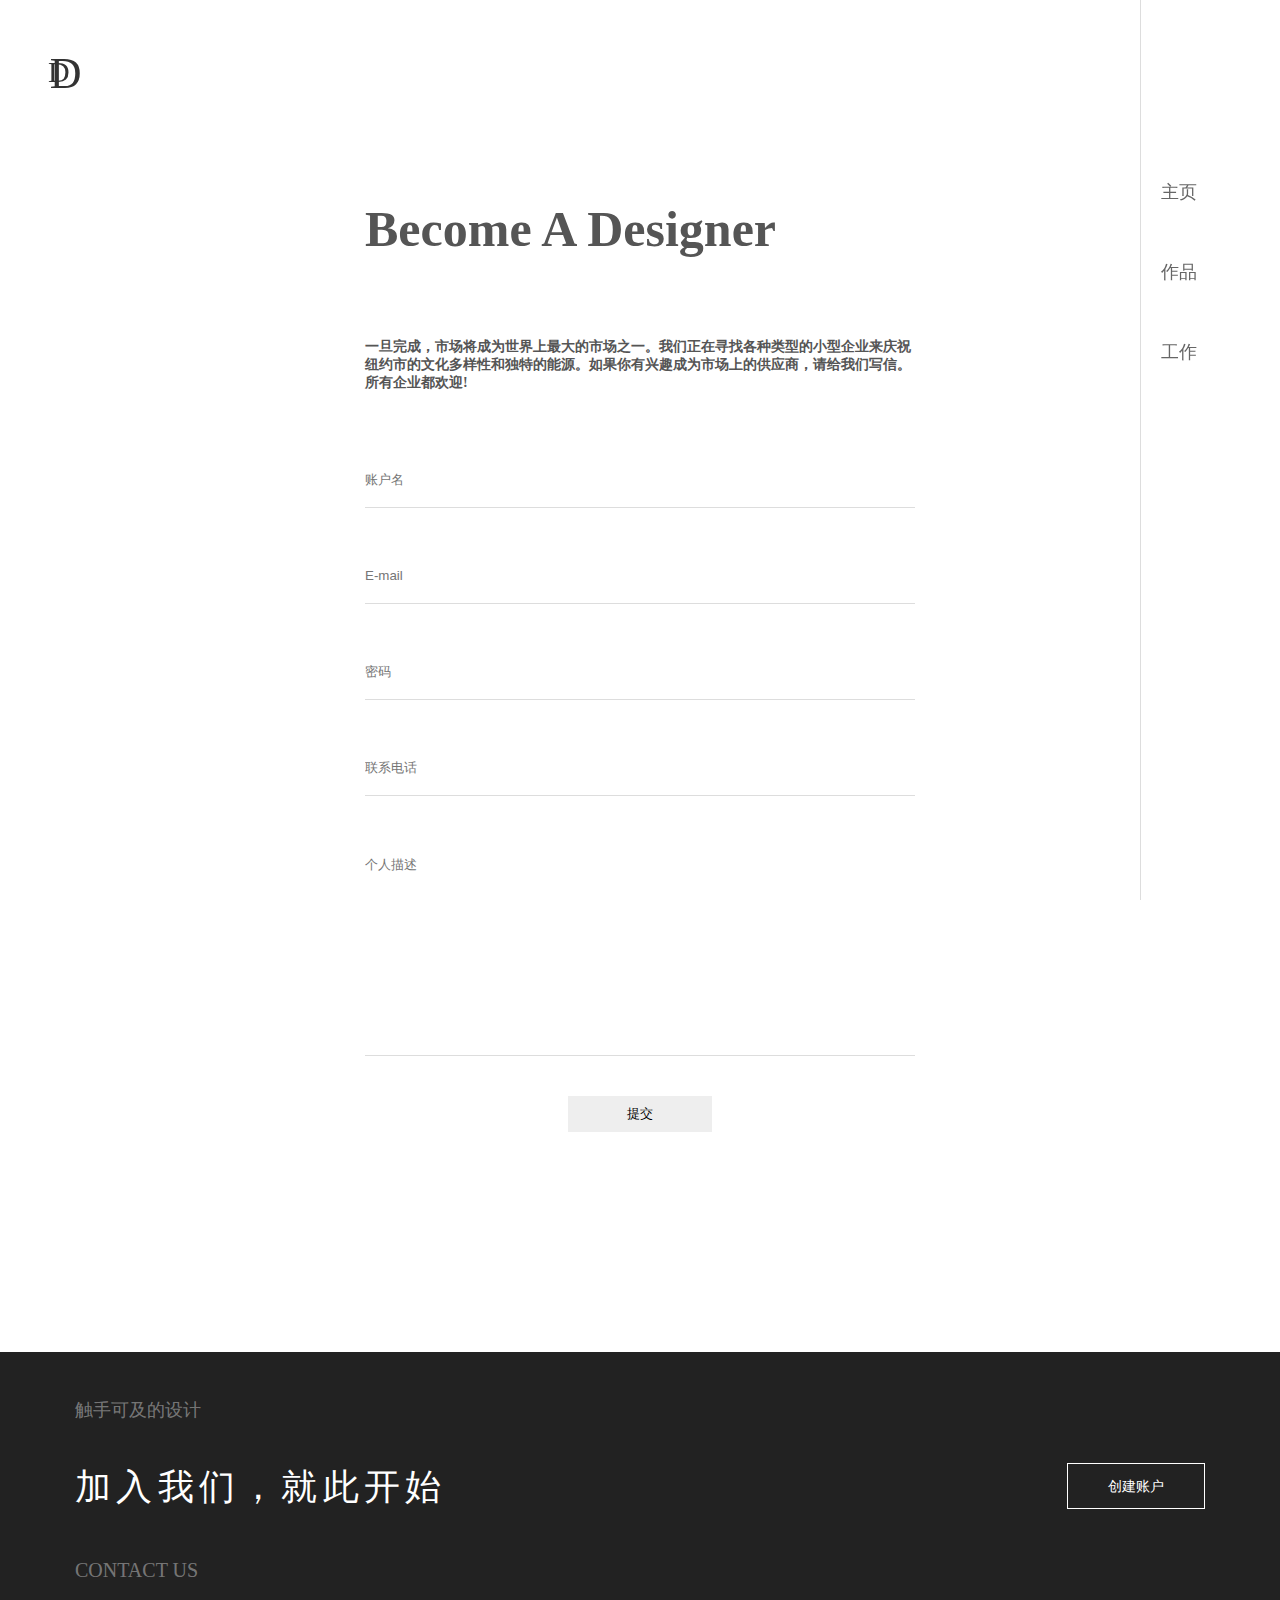
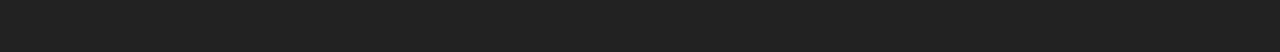
<file: html/account.html>
<!doctype html>
<html lang="en">
<head>
    <meta charset="UTF-8">
    <meta name="viewport"
          content="width=device-width, user-scalable=no, initial-scale=1.0, maximum-scale=1.0, minimum-scale=1.0">
    <meta http-equiv="X-UA-Compatible" content="ie=edge">
    <title>Document</title>
    <link rel="stylesheet" href="../css/account.css">
    <link rel="stylesheet" href="https://at.alicdn.com/t/font_643483_9o2vh9v5wcplow29.css">
    <script src="../js/rem.js"></script>
</head>
<body>
    <a href="../index.html" id="logo">
        <div>D</div>
        <div>D</div>
    </a>

    <ul class="content">
        <li class="title">
            <span>Become A Designer</span>
        </li>
        <li class="describe">
            <span>一旦完成，市场将成为世界上最大的市场之一。我们正在寻找各种类型的小型企业来庆祝纽约市的文化多样性和独特的能源。如果你有兴趣成为市场上的供应商，请给我们写信。所有企业都欢迎!</span>
        </li>
        <li class="form">
            <input type="text" placeholder="账户名">
            <input type="email" placeholder="E-mail">
            <input type="password" placeholder='密码'>
            <input type="text" placeholder="联系电话">
            <textarea placeholder="个人描述"></textarea>
            <button>提交</button>
        </li>
    </ul>
    <ul class="rightNvg">
        <li>
            <a href="javascript:;" class="iconfont icon-weibo"></a>
            <a href="javascript:;" class="iconfont icon-twitter"></a>
        </li>
        <li><a href="../index.html">主页</a></li>
        <li><a href="production.html">作品</a></li>
        <li><a href="work.html">工作</a></li>
    </ul>

    <footer>
        <div>触手可及的设计</div>
        <div class="big-info">
            <a href="account.html" class="slogen">加入我们，就此开始</a>
            <a href="account.html" class="creatAcc">创建账户</a>
        </div>
        <div>
            <a href="">CONTACT US</a>
            <a href="">
                <i class="iconfont icon-weibo"></i>
                <i class="iconfont icon-twitter"></i>
                <i class="iconfont icon-github4"></i>
                <i class="iconfont icon-socialbehance"></i>
                <i class="iconfont icon-iconset0360"></i>
            </a>
        </div>
    </footer>
</body>
</html>
</file>
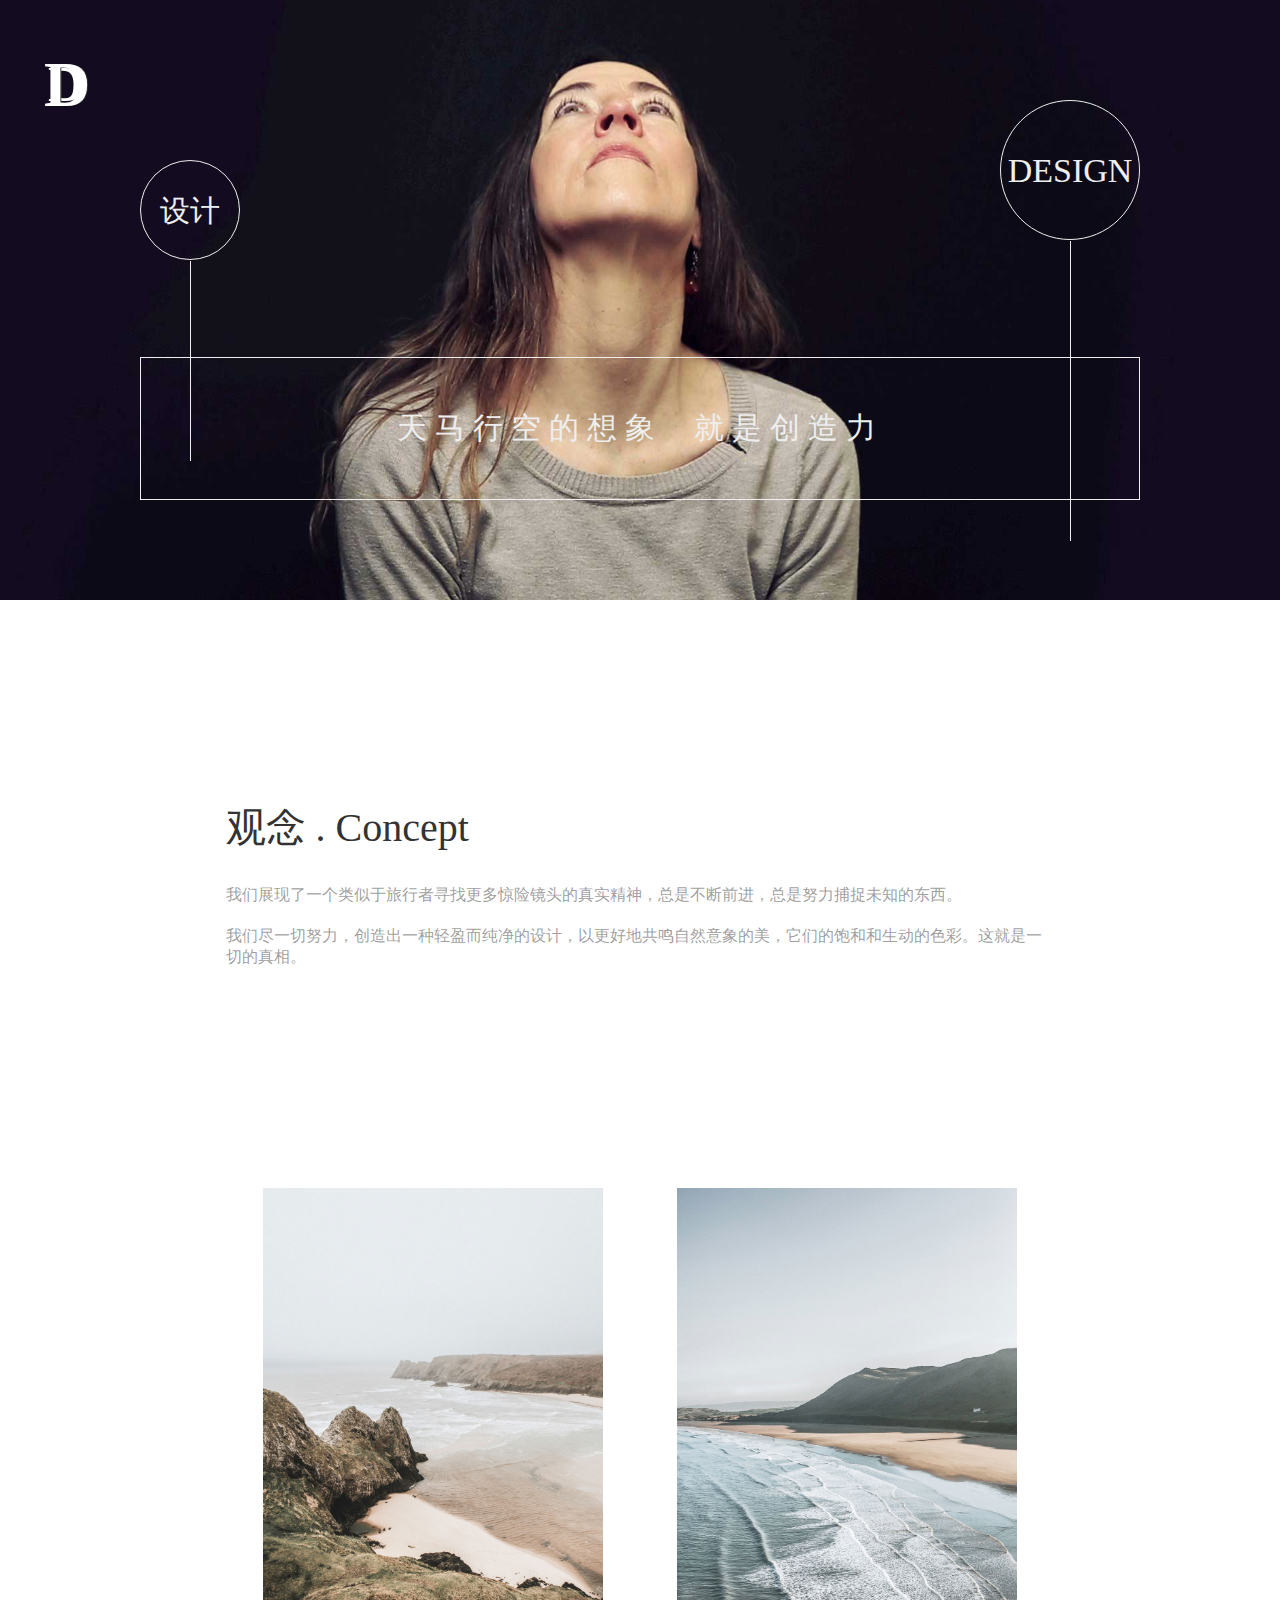
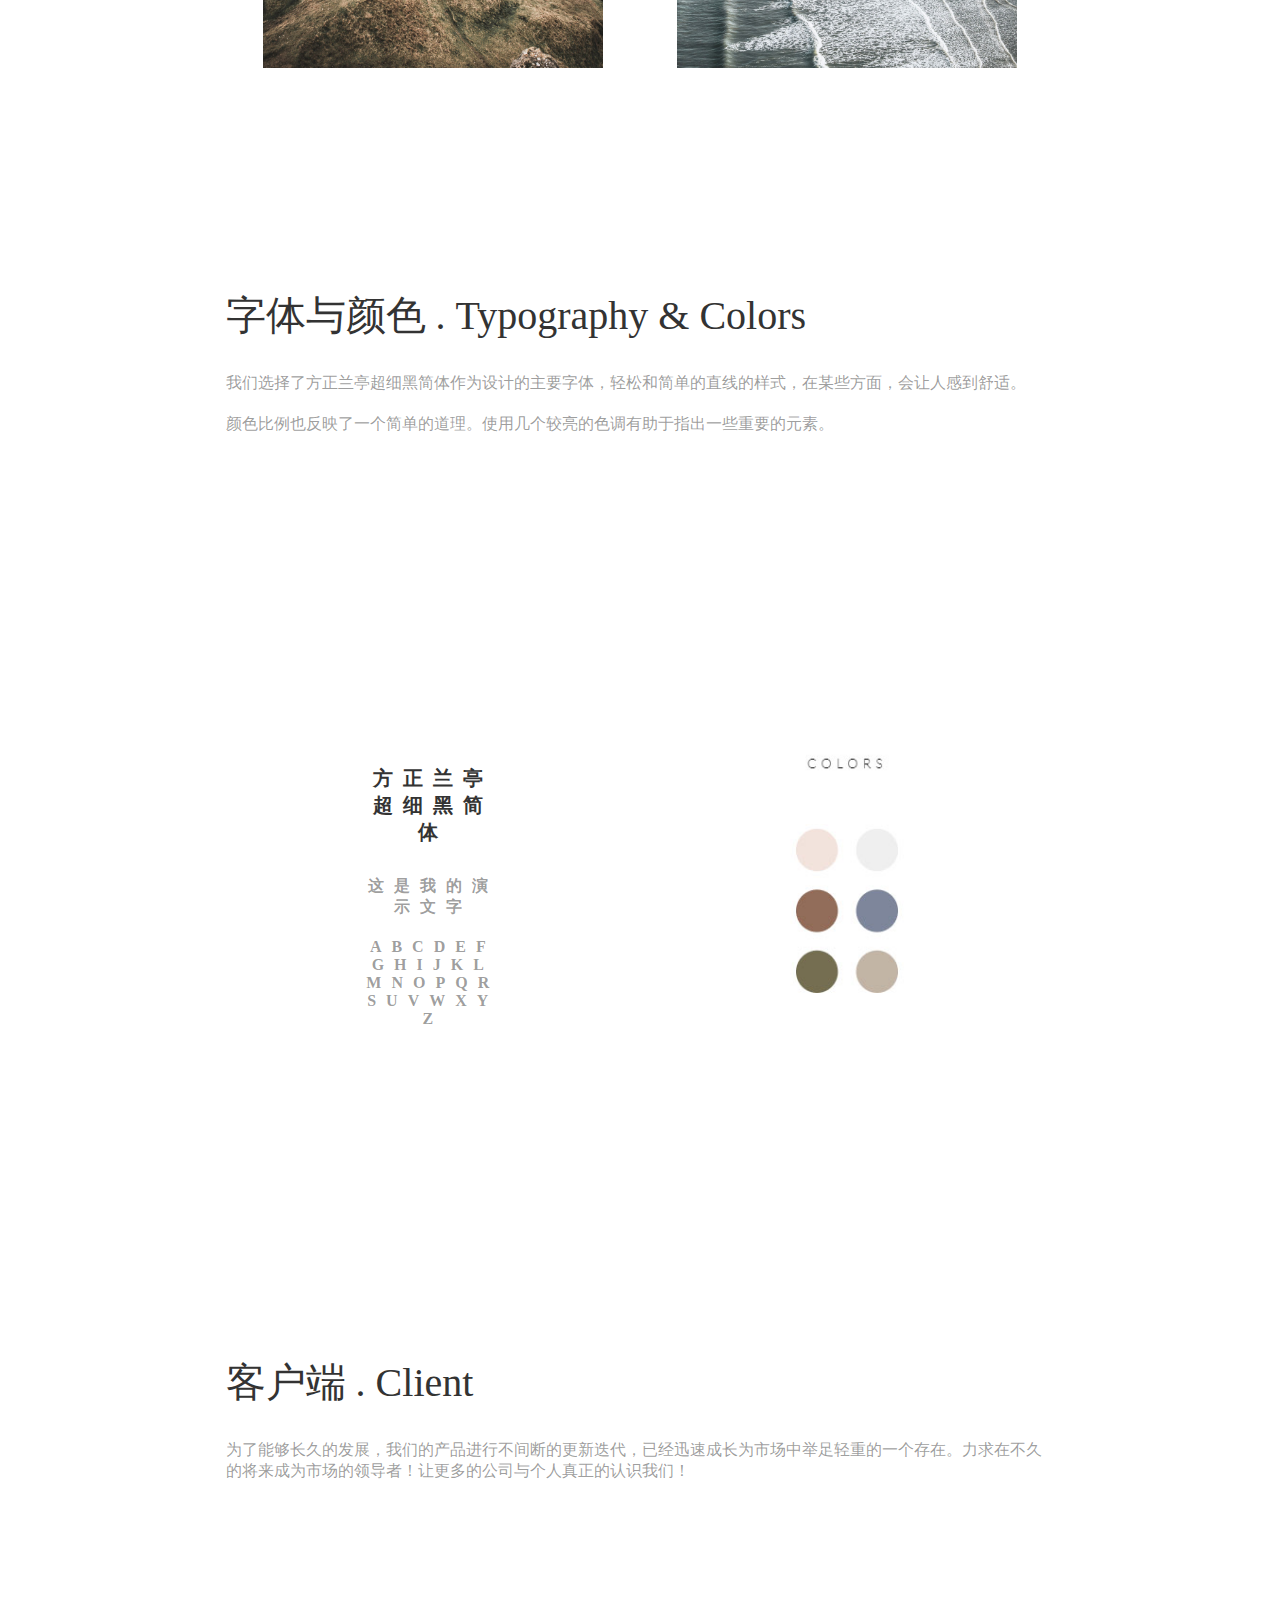
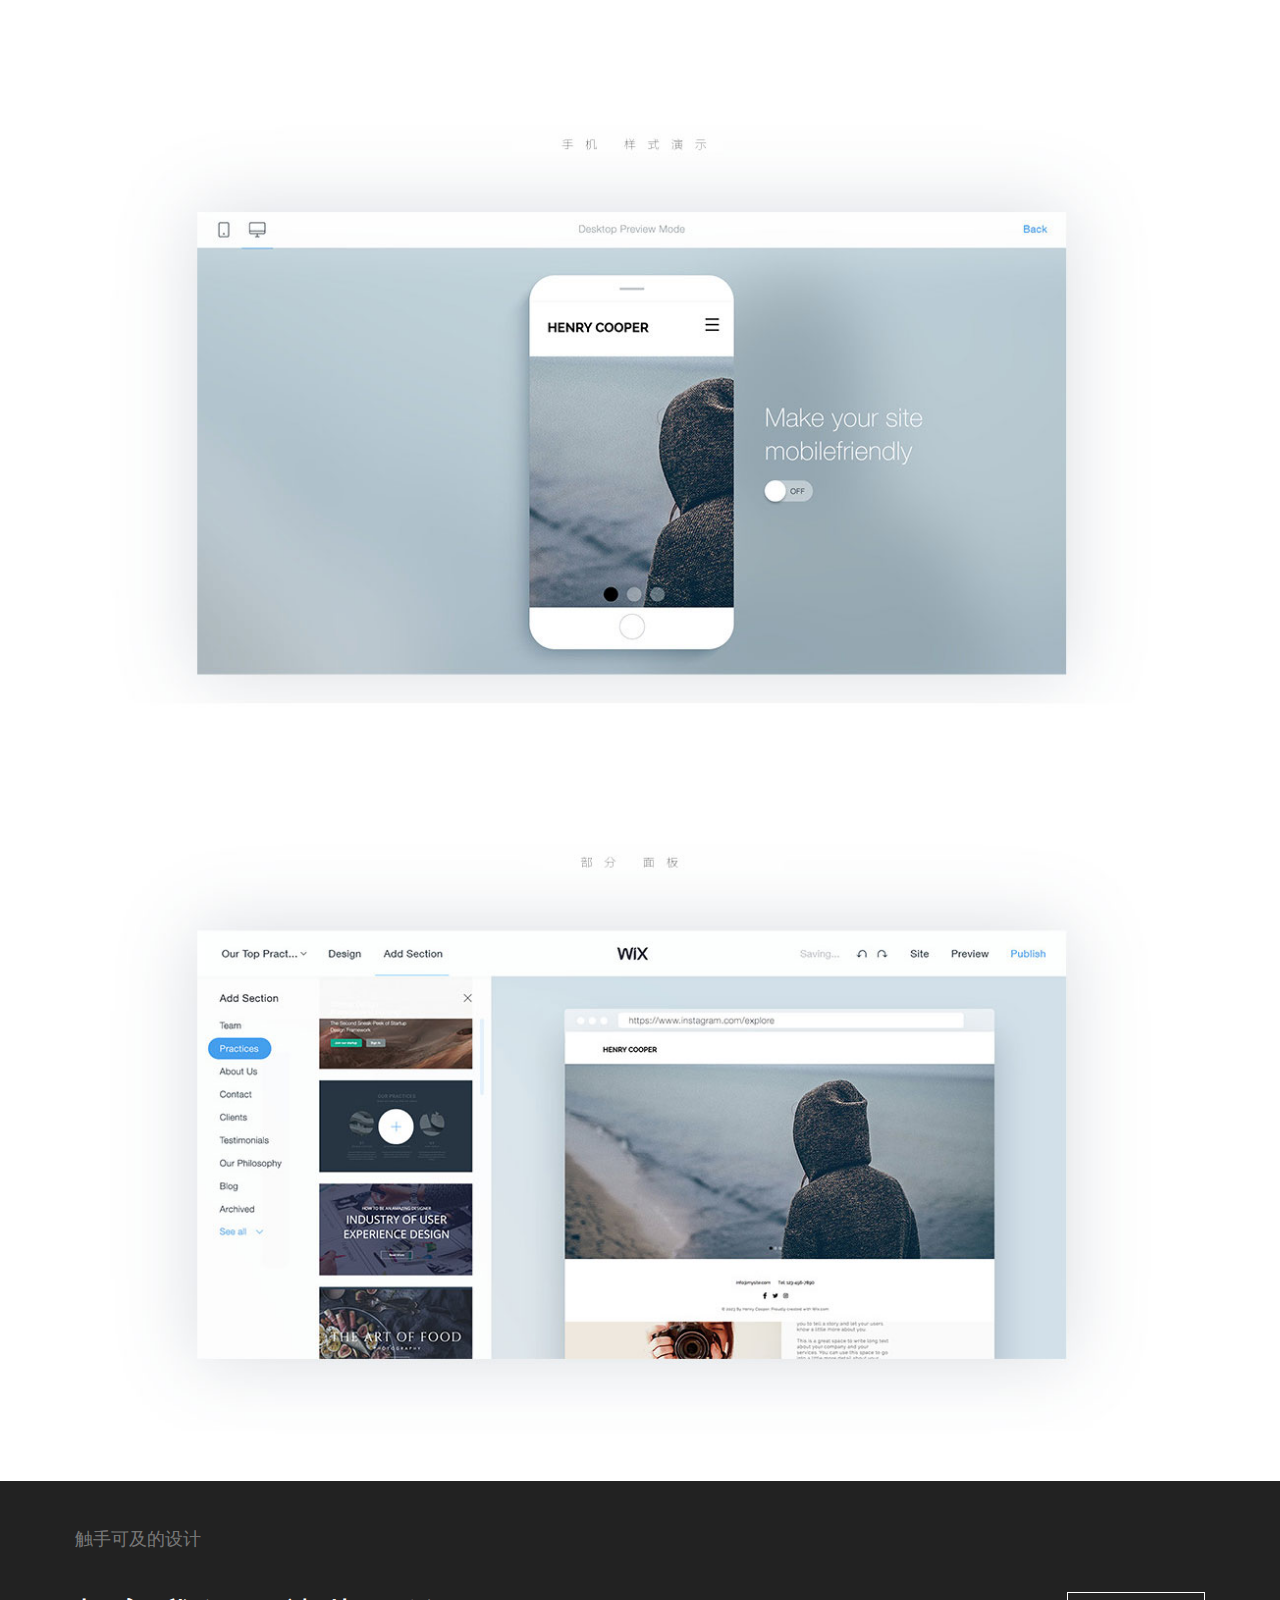
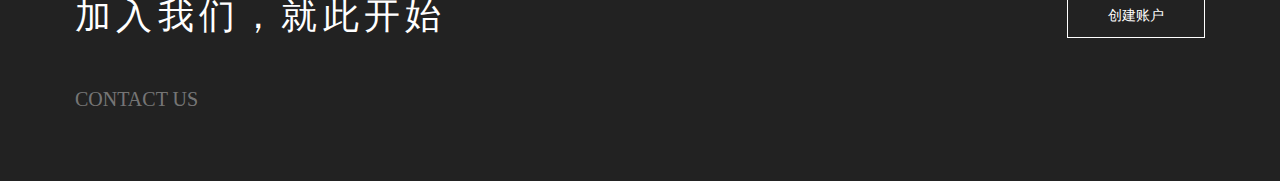
<file: html/work-first.html>
<!DOCTYPE html>
<html lang="en">
<head>
	<meta charset="UTF-8">
    <meta name="viewport"
          content="width=device-width, user-scalable=no, initial-scale=1.0, maximum-scale=1.0, minimum-scale=1.0">
    <meta http-equiv="X-UA-Compatible" content="ie=edge">
    <title>想象与设计</title>
    <script src="../js/rem.js"></script>
    <link rel="stylesheet" href="../css/work-first.css">
    <link rel="stylesheet" href="http://at.alicdn.com/t/font_643483_9o2vh9v5wcplow29.css">
</head>
<body>
    <a href="../index.html" id="logo">
        <div>D</div>
        <div>D</div>
    </a>
	<header>
        <div class="h-top">
            <div>设计</div>
             <div>DESIGN</div>
        </div>
		<div class="h-bottom">
            <span>天马行空的想象&nbsp;</span>
            <span>&nbsp;就是创造力</span>
         </div>
	</header>
    <ul>
        <li>
            <span>观念 . Concept</span>
             <P>我们展现了一个类似于旅行者寻找更多惊险镜头的真实精神，总是不断前进，总是努力捕捉未知的东西。</P>
             <p>我们尽一切努力，创造出一种轻盈而纯净的设计，以更好地共鸣自然意象的美，它们的饱和和生动的色彩。这就是一切的真相。</p>
        </li>
        <li class="content_img">
            <img src="../img/w-01.jpg" alt="">
            <img src="../img/w-02.jpg" alt="">
        </li>
        <li>
            <span>字体与颜色 . Typography & Colors</span>
             <P>我们选择了方正兰亭超细黑简体作为设计的主要字体，轻松和简单的直线的样式，在某些方面，会让人感到舒适。</p>
            <p>
                颜色比例也反映了一个简单的道理。使用几个较亮的色调有助于指出一些重要的元素。
            </p>
        </li>
        <li class="content_img content_text">
            <div class="l2-p">
                <span>方正兰亭超细黑简体</span>
                <span>这是我的演示文字</span>
                <span>ABCDEFGHIJKLMNOPQRSUVWXYZ</span>
            </div>
            <img src="../img/color.jpg" alt="">
        </li>
        <li>
            <span>客户端 . Client</span>
             <P>为了能够长久的发展，我们的产品进行不间断的更新迭代，已经迅速成长为市场中举足轻重的一个存在。力求在不久的将来成为市场的领导者！让更多的公司与个人真正的认识我们！
             </p>
        </li>
        <li class="bottom">
            <div>
                <img src="../img/app.jpg" alt="" width="100%">
            </div>
            <div>
                <img src="../img/web.jpg" alt="" width="100%">
            </div>
        </li>
    </ul>

    <footer>
        <div>触手可及的设计</div>
        <div class="big-info">
            <a href="account.html" class="slogen">加入我们，就此开始</a>
            <a href="account.html" class="creatAcc">创建账户</a>
        </div>
        <div>
            <a href="">CONTACT US</a>
            <a href="">
                <i class="iconfont icon-weibo"></i>
                <i class="iconfont icon-twitter"></i>
                <i class="iconfont icon-github4"></i>
                <i class="iconfont icon-socialbehance"></i>
                <i class="iconfont icon-iconset0360"></i>
            </a>
        </div>
    </footer>
</body>
</html>
</file>
<file: css/account.css>
*{
    list-style: none;
    border: none;
    padding: 0;
    margin:0;
    box-sizing: border-box;
    background-color: rgba(0,0,0,0);
}
a{
    text-decoration: none;
}
html{
    font-size: 100px;
}
#logo{
    display: flex;
    font-size: 0.3rem;
    font-family: '方正兰亭超细黑简体';
    color: #333;
    padding:0.48rem;
    position: fixed;
    top:0;
    left:0;
    z-index: 3;
}
#logo>div:first-child{
    position: relative;
    top:0.07rem;
}
#logo>div:last-child{
    font-size: 0.44rem;
    position: relative;
    left:-0.2rem;
}
/*logo end*/

.content{
    width:100%;
    display: flex;
    flex-direction: column;
    padding:1rem 0.75rem;
}
.content .title{
    width:5.5rem;
    margin:1rem auto 0.4rem auto;
    font-size: 0.5rem;
    color:#555;
    font-weight: bold;
}
.content .describe{
    width:5.5rem;
    margin:0.4rem auto;
    font-size: 0.14rem;
    color:#555;
    font-weight: bold;
}
.content .form{
    width:100%;
    display: flex;
    flex-direction: column;
    align-items: center;
    margin:0 auto;
}
.content .form input{
    width:5.5rem;
    height:0.56rem;
    margin:0.2rem 0;
    border-bottom: 0.01rem solid #ddd;
    outline: none;
}
.content .form button{
    width:1.44rem;
    height:0.36rem;
    background: #eee;
    margin-bottom: 1.2rem;
    outline: none;
    transition: all 0.3s;
}
.content .form button:hover{
    background: #ddd;
    transition: all 0.3s;
}
.content .form textarea{
    width:5.5rem;
    height:2rem;
    margin:0.4rem 0;
    border-bottom: 0.01rem solid #ddd;
    outline: none;
    resize: none;
    font: 400 0.13rem Arial;
    color:#555;
}
/*form end*/

.rightNvg{
    width:1.4rem;
    height:100%;
    position: fixed;
    top:0;
    right:0;
    border-left: 0.01rem solid #ddd;
    display: flex;
    flex-direction: column;
    padding-top:1rem;
    z-index: 2;
}
.rightNvg li{
    width:2.01rem;
    height:0.2rem;
    padding:0 0.2rem;
    margin-bottom: 0.6rem;
    position: relative;
    display: flex;
}
.rightNvg li .iconfont{
    font-size: 0.28rem;
    margin-right: 0.2rem;
}
.rightNvg li:before{
    content: '';
    display: block;
    width:0;
    height:0;
    background: black;
    position: absolute;
    left:-0.02rem;
    top:0;
    transition:all 0.2s;
}
.rightNvg li:hover:before{
    width:0.04rem;
    height:0.3rem;
    transition:all 0.2s;
}
.rightNvg li a{
    display: block;
    font-size: 0.18rem;
    color:#666;
}
.rightNvg li:hover a{
    color:#000;
}
/*rightNvg end*/

footer{
    width:100%;
    height:3rem;
    background-color: #222;
    display: flex;
    flex-wrap: wrap;
    justify-content: flex-start;
    align-content: space-between;
    padding:0.46rem 0.75rem;
    transition: 1s;
    position: relative;
    z-index: 3;
}
footer>div:nth-child(1){
    width:100%;
    font-size: 0.18rem;
    color:rgba(255,255,255,0.4);
}
footer>.big-info{
    width:100%;
    display: flex;
    justify-content: space-between;
}
footer>.big-info .slogen{
    color:white;
    font-size: 0.36rem;
    letter-spacing: 0.053rem;
    border-bottom: 0.01rem solid rgba(255,255,255,0);
    transition: 0.3s;
}
footer>.big-info .slogen:hover{
    border-bottom: 0.01rem solid rgba(255,255,255,1);
    transition: 0.3s;
}
footer>.big-info .creatAcc{
    display: block;
    height:0.46rem;
    padding: 0 0.4rem;
    font-size: 0.14rem;
    color:white;
    border:0.01rem solid white;
    transition: 0.3s;
    line-height: 0.46rem;
}
footer>.big-info .creatAcc:hover{
    background: white;
    color:black;
    transition: 0.3s;
}
footer>div:nth-child(3){
    width:100%;
    color:rgba(255,255,255,0.4);
    display: flex;
    flex-wrap: wrap;
    justify-content:space-between;
    align-items: center;
}
footer>div:nth-child(3)>a{
    font-size: 0.2rem;
    color:rgba(255,255,255,0.4);
    margin-bottom: 0.2rem;
}
footer>div:nth-child(3)>a>i{
    font-size: 0.28rem;
    color:rgba(255,255,255,0.4);
    margin-left: 0.2rem;
    position: relative;
}
footer>div:nth-child(3)>a>i:hover{
    color:white;
}
</file>
<file: css/work-first.css>
*{
	list-style: none;
	border: none;
	padding: 0;
	margin:0;
	box-sizing: border-box;
	background-color: rgba(0,0,0,0);
}
a{
	text-decoration: none;
}
html{
	font-size: 100px;
}
#logo{
	display: flex;
	font-size: 0.5rem;
	font-family: '方正兰亭超细黑简体';
	color: #fff;
	padding:0.48rem;
	position: fixed;
	top:0;
	left:0;
	z-index: 3;
	font-weight: bold;
	text-shadow:#333 0.01rem 0 0;
}
#logo>div:first-child{
	position: relative;
	top:0.07rem;
}
#logo>div:last-child{
	font-size: 0.64rem;
	position: relative;
	left:-0.4rem;
	font-weight: bold;
}
header{
	width:100%;
	height:6rem;
	padding: 1rem 1.4rem;
	background-image: url(../img/header.jpg);
	background-size: cover;
	background-position: center;
	display: flex;
	flex-direction: column;
	justify-content: space-between;
}
header>.h-top{
	width:100%;
	display: flex;
	justify-content: space-between;
}
header>.h-top>div{
	width:1rem;
	height:1rem;
	font-size: 0.3rem;
	color:#eee;
	text-align: center;
	line-height: 1rem;
	border:0.01rem solid #eee;
	border-radius: 50%;
}
header>.h-top>div:nth-child(1){
	margin-top: 0.6rem;
}
header>.h-top>div:after{
	content: '';
	display: block;
	width:0.01rem;
	height:2rem;
	background-color: #eee;
	position: relative;
	left: 0.49rem;
}
header>.h-top>div:nth-child(2){
	width:1.4rem;
	height:1.4rem;
	font-size: 0.34rem;
	line-height: 1.4rem;
}
header>.h-top>div:nth-child(2):after{
	position: relative;
	left: 0.69rem;
	height:3rem;
}
header>.h-bottom{
	width:100%;
	font-size: 0.3rem;
	color:#eee;
	letter-spacing: 0.08rem;
	border:0.01rem solid #eee;
	padding:0.5rem 0.2rem;
	display: flex;
	flex-wrap: wrap;
	align-items: center;
	justify-content: center;
}
ul{
	width: 100%;
	padding:0 0.48rem;
	display: flex;
	flex-direction: column;
	align-items: center;
}
ul>li{
	width:70%;
	margin-top: 2rem;
	display: flex;
	flex-direction: column;
	align-items: center;
}
ul>li>span{
	width: 100%;
	font-size: 0.4rem;
	color:#333;
	margin-bottom: 0.3rem;
}
ul>li>p{
	width: 100%;
	color:rgba(0,0,0,0.4);
	font-size: 0.16rem;
	margin-bottom: 0.2rem;
}
ul>li>img{
	width: 3.4rem;
	height:4.8rem;
	margin-bottom: 0.2rem;
}
ul>.content_img{
	width:70%;
	display: flex;
	flex-direction: row;
	flex-wrap: wrap;
	justify-content: space-around;
}
ul>.content_text>.l2-p{
	width: 3.4rem;
	height:4.8rem;
	font-family: '方正兰亭超细黑简体';
	font-weight: bold;
	display: flex;
	flex-direction: column;
	align-items: center;
	justify-content: space-between;
	padding:1rem;
}
ul>.content_text>.l2-p>span:nth-child(1){
	font-size: 0.2rem;
	color:#333;
	margin-bottom: 0.3rem;
}
ul>.content_text>.l2-p>span{
	width:100%;
	font-size: 0.16rem;
	color:rgba(0,0,0,0.4);
	margin-bottom: 0.2rem;
	text-align: center;
	letter-spacing: 0.1rem;
	word-wrap:break-word;
}
.bottom{
	width: 100%;
	display: flex;
	flex-wrap: wrap;
}


footer{
	width:100%;
	height:3rem;
	background-color: #222;
	display: flex;
	flex-wrap: wrap;
	justify-content: flex-start;
	align-content: space-between;
	padding:0.46rem 0.75rem;
	transition: 1s;
}
footer>div:nth-child(1){
	width:100%;
	font-size: 0.18rem;
	color:rgba(255,255,255,0.4);
}
footer>.big-info{
	width:100%;
	display: flex;
	justify-content: space-between;
}
footer>.big-info .slogen{
	color:white;
	font-size: 0.36rem;
	letter-spacing: 0.053rem;
	border-bottom: 0.01rem solid rgba(255,255,255,0);
	transition: 0.3s;
}
footer>.big-info .slogen:hover{
	border-bottom: 0.01rem solid rgba(255,255,255,1);
	transition: 0.3s;
}
footer>.big-info .creatAcc{
	display: block;
	height:0.46rem;
	padding: 0 0.4rem;
	font-size: 0.14rem;
	color:white;
	border:0.01rem solid white;
	transition: 0.3s;
	line-height: 0.46rem;
}
footer>.big-info .creatAcc:hover{
	background: white;
	color:black;
	transition: 0.3s;
}
footer>div:nth-child(3){
	width:100%;
	color:rgba(255,255,255,0.4);
	display: flex;
	flex-wrap: wrap;
	justify-content:space-between;
	align-items: center;
}
footer>div:nth-child(3)>a{
	font-size: 0.2rem;
	color:rgba(255,255,255,0.4);
	margin-bottom: 0.2rem;
}
footer>div:nth-child(3)>a>i{
	font-size: 0.28rem;
	color:rgba(255,255,255,0.4);
	margin-left: 0.2rem;
	position: relative;
}
footer>div:nth-child(3)>a>i:hover{
	color:white;
}
</file>
